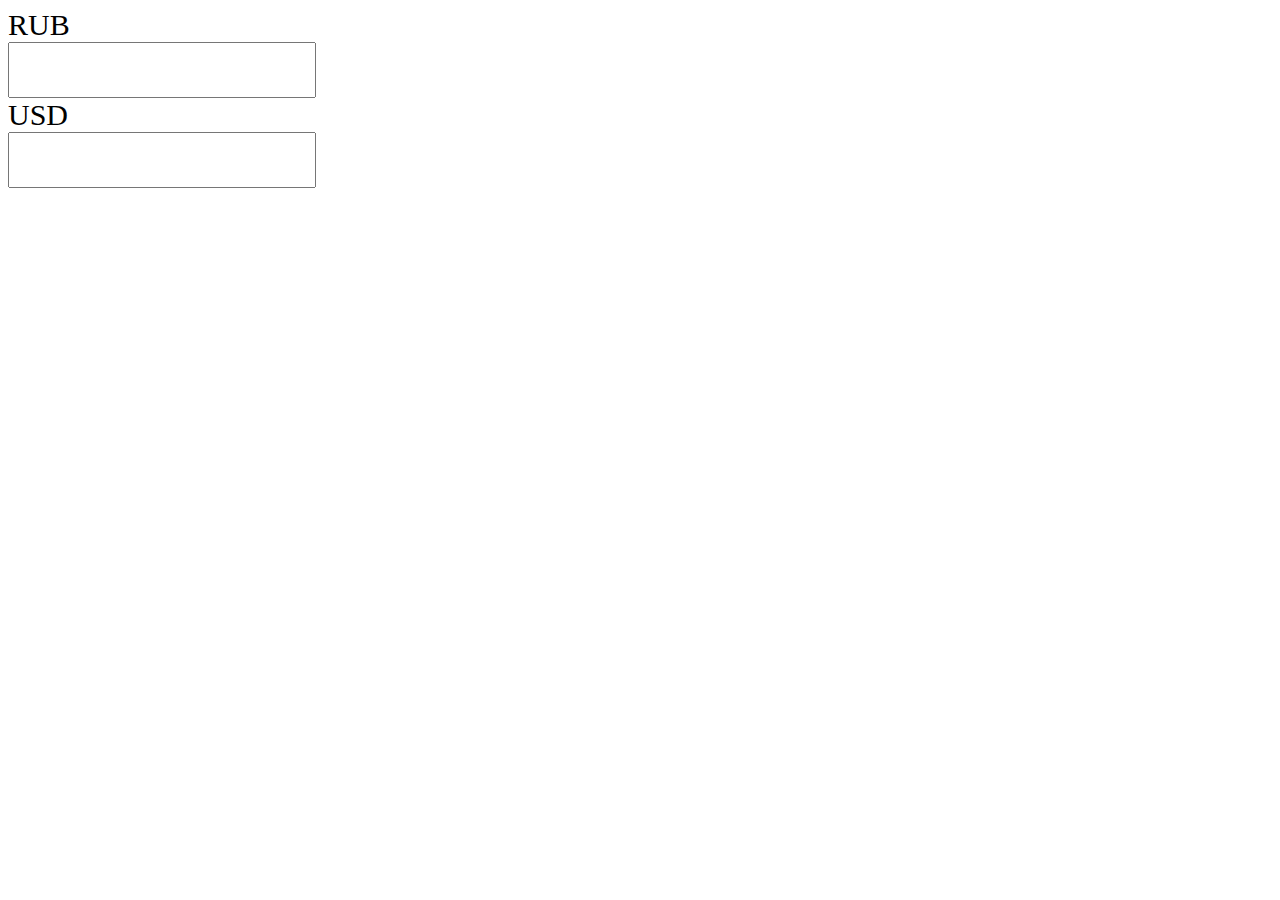
<file: calc/index.html>
<!DOCTYPE html>
<html lang="en">
<head>
    <meta charset="UTF-8">
    <meta name="viewport" content="width=device-width, initial-scale=1.0">
    <meta http-equiv="X-UA-Compatible" content="ie=edge">
    <title>Calc</title>
    <style>
        label {
            display: block;
            font-size: 30px;
        }
        input {
            width: 300px;
            height: 50px;
            font-size: 30px;
        }
    </style>
</head>
<body>
    <label for="rub">RUB</label>
    <input id="rub" type="text">
    <label for="usd">USD</label>
    <input id="usd" type="text">
    <script src="js/script.js"></script>
</body>
</html>
</file>
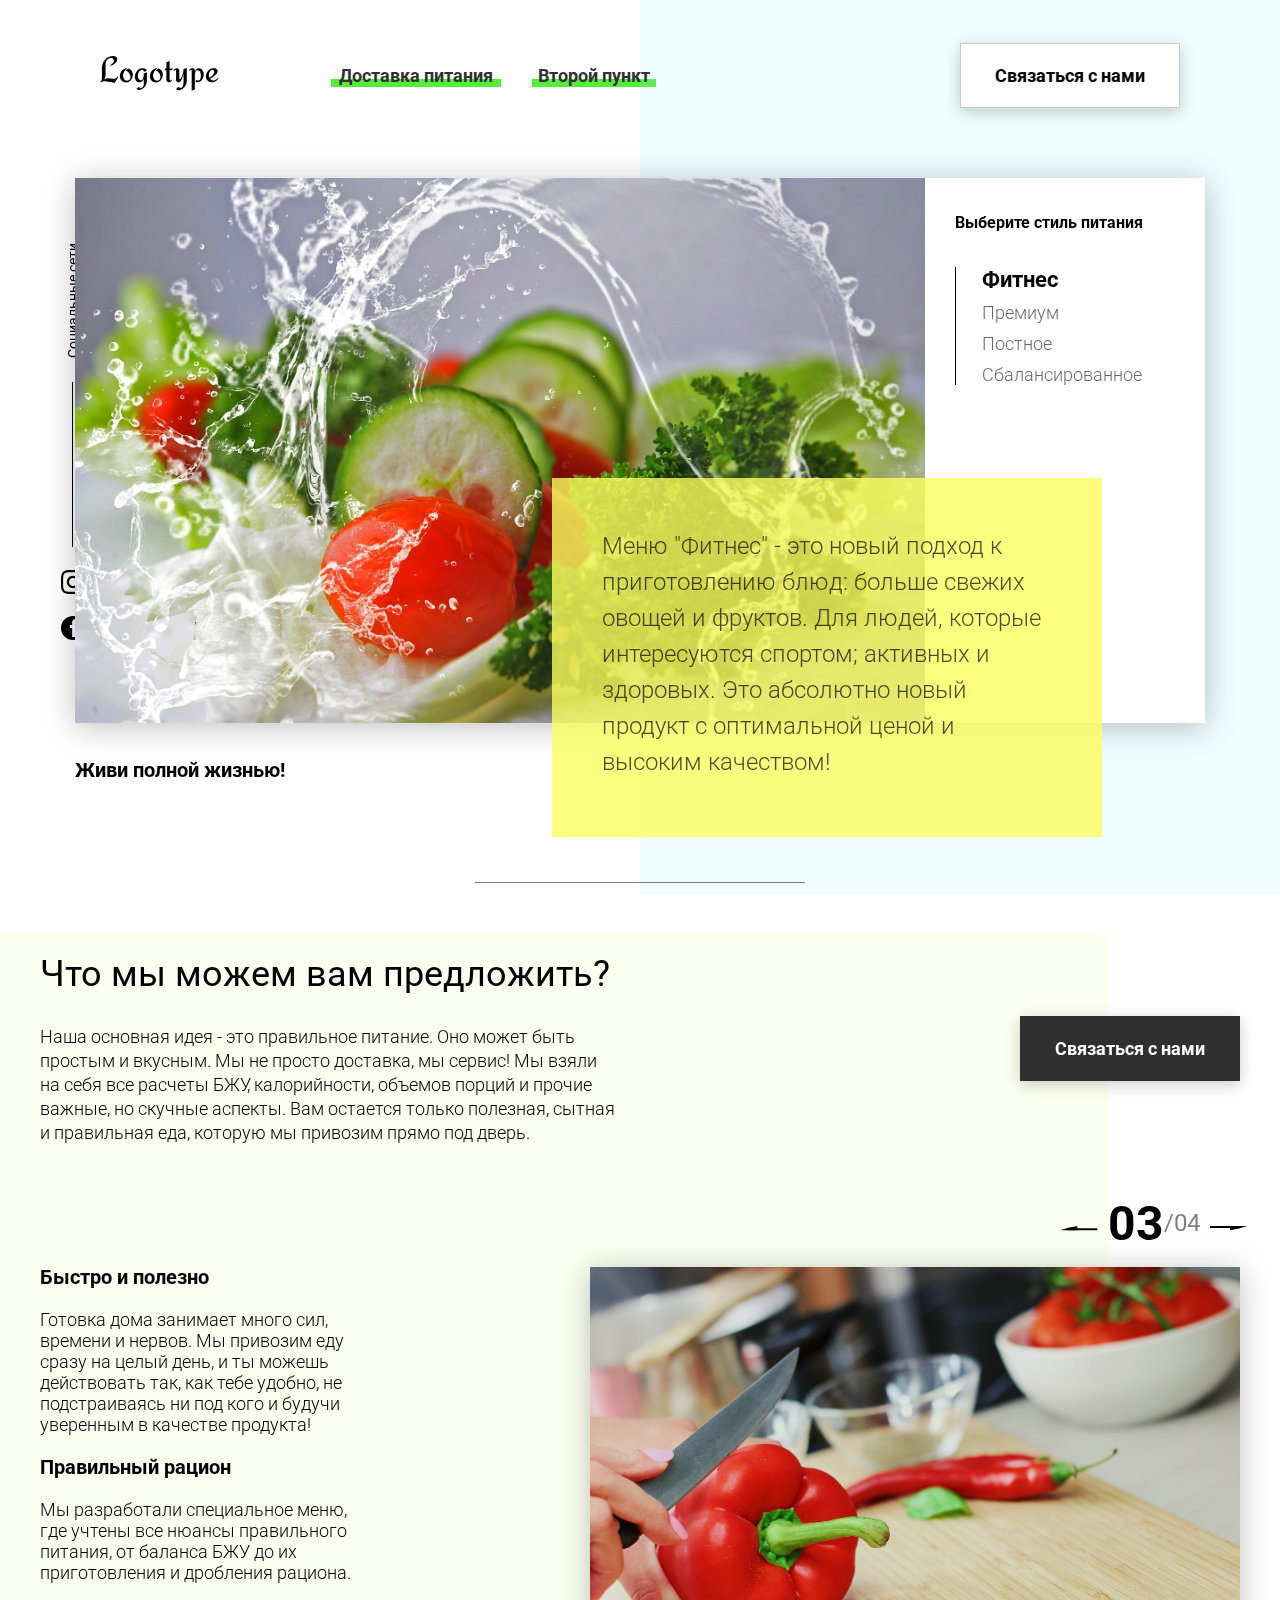
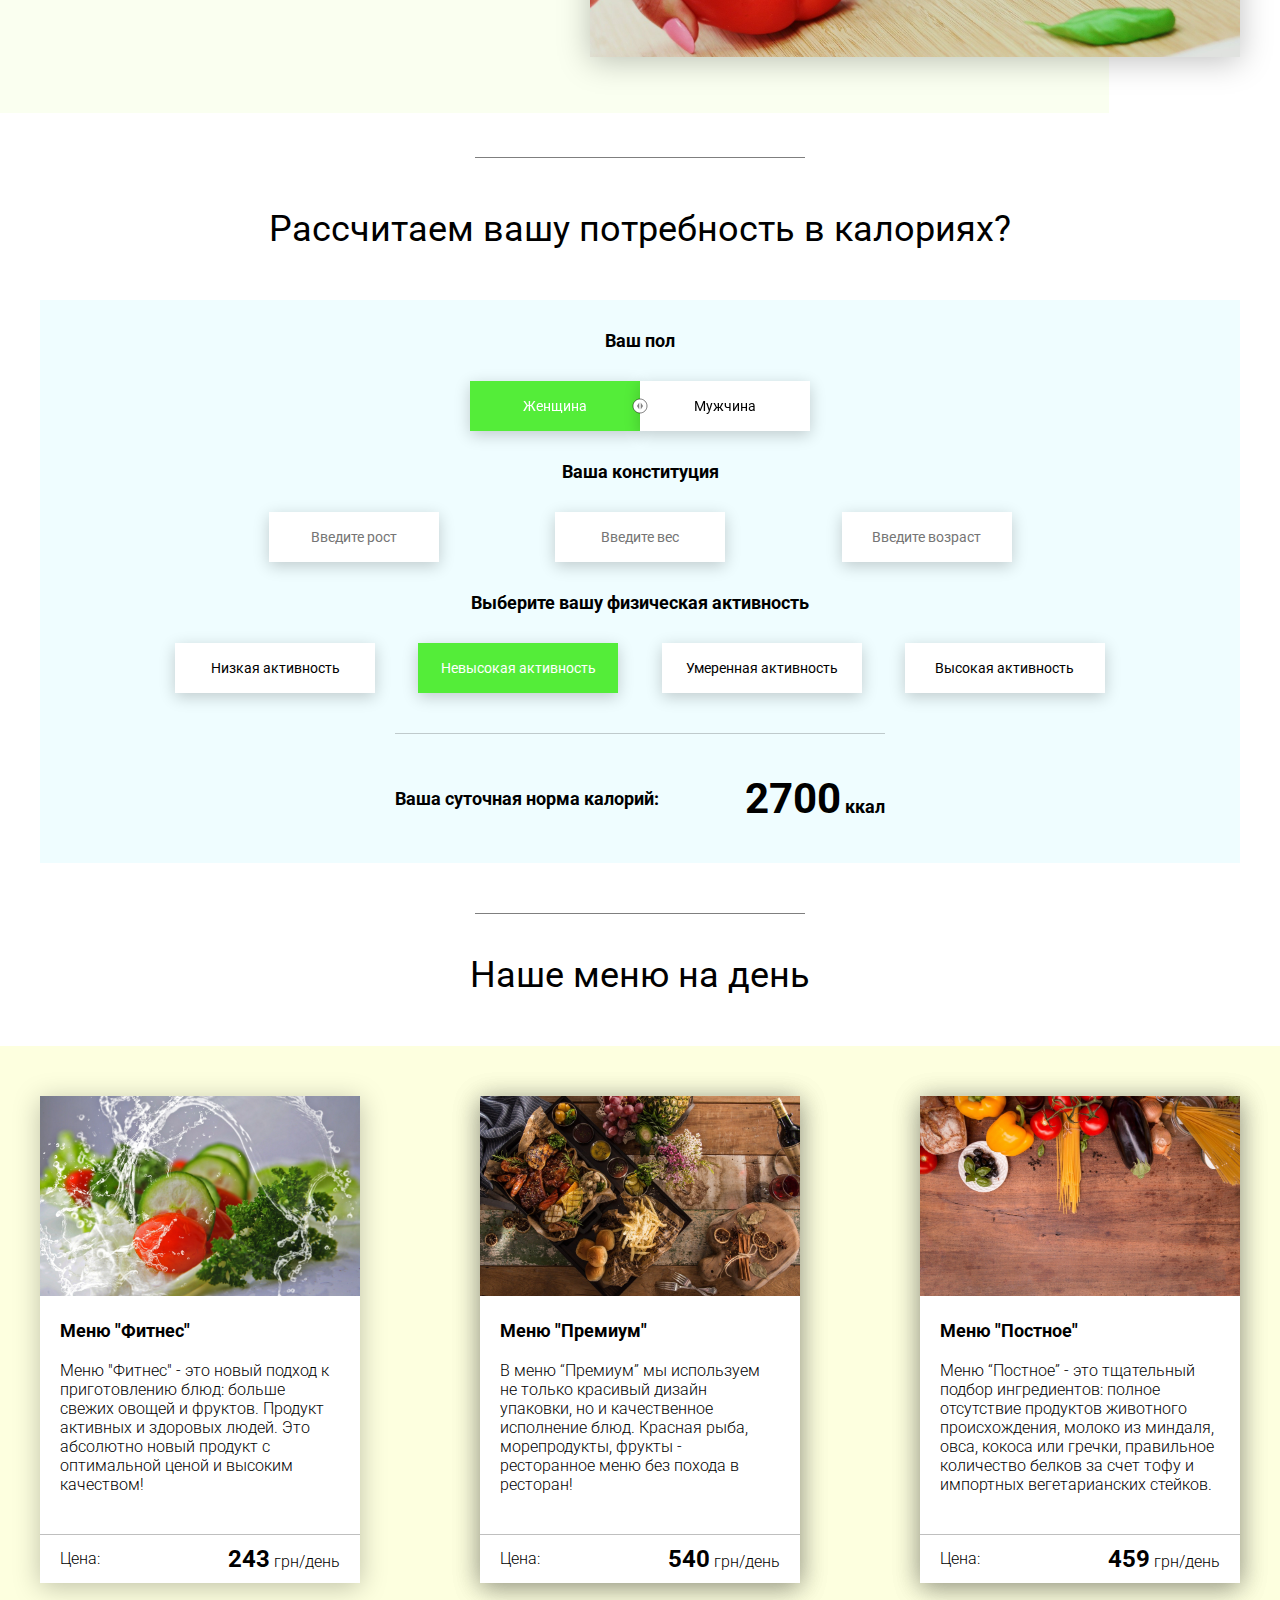
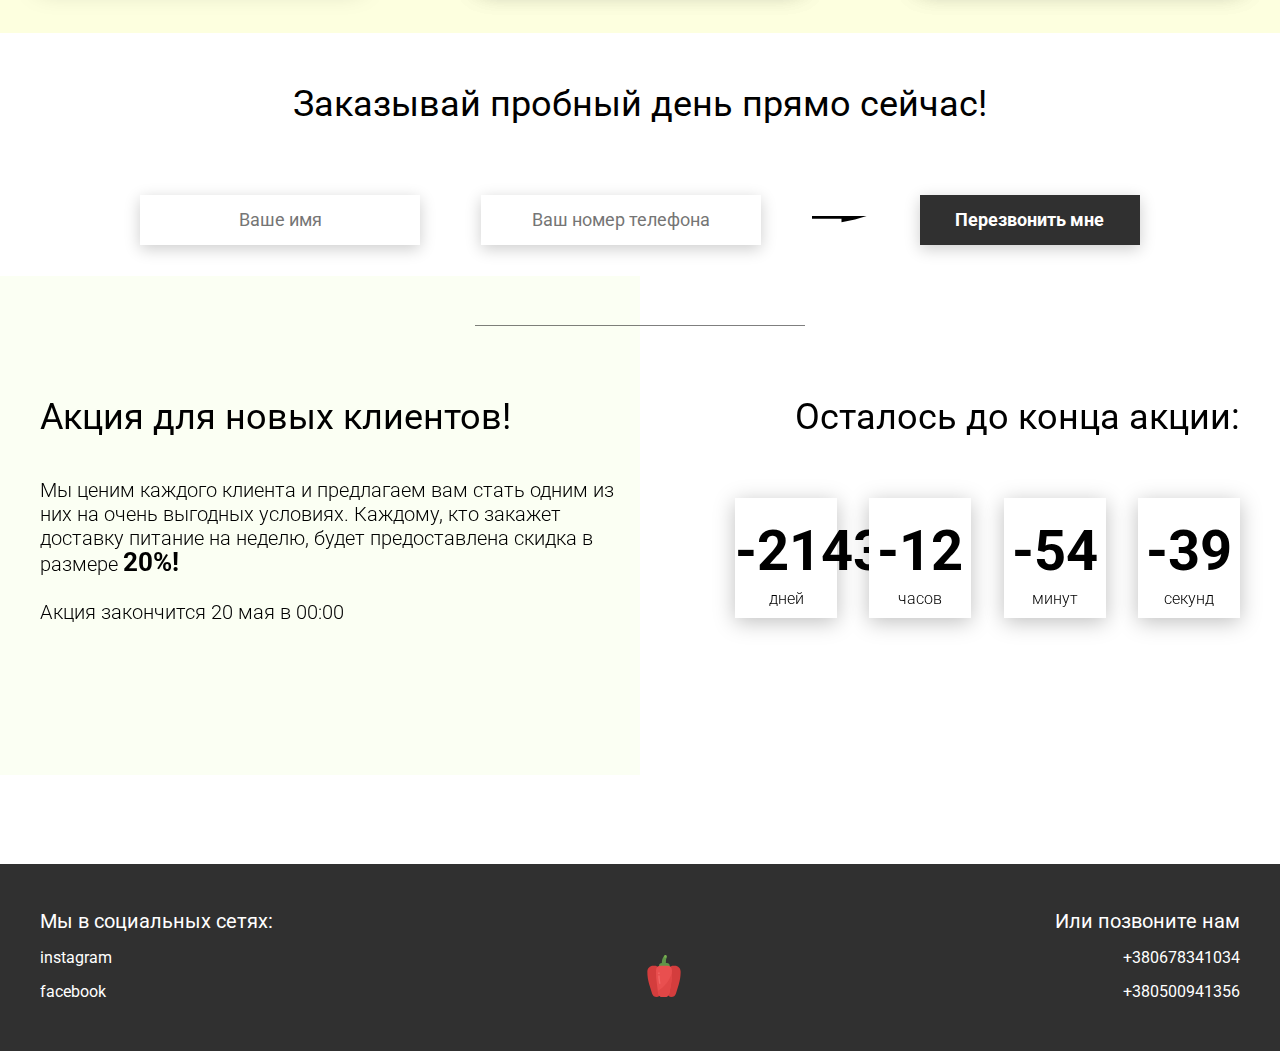
<file: Food/index.html>
<!DOCTYPE html>
<html lang="en">
<head>
    <meta charset="UTF-8">
    <meta name="viewport" content="width=device-width, initial-scale=1.0">
    <title>Food</title>
    <link rel="stylesheet" href="css/style.css">
</head>
<body>
    <header class="header">
        <div class="header__left-block">
            <div class="header__logo">
                <img src="icons/logo.svg" alt="Логотип">
            </div>
            <nav class="header__links">
                <a href="#" class="header__link">Доставка питания</a>
                <a href="#" class="header__link">Второй пункт</a>
            </nav>
        </div>
        <div class="header__right-block">
            <button data-modal class="btn btn_white">Связаться с нами</button>
        </div>
    </header>
    <div class="sidepanel">
        <div class="sidepanel__text"><span>Социальные сети</span></div>
        <div class="sidepanel__divider"></div>
        <a href="#" class="sidepanel__icon">
            <img src="icons/instagram.svg" alt="instagram">
        </a>
        <a href="#" class="sidepanel__icon">
            <img src="icons/facebook.svg" alt="facebook">
        </a>
    </div>

    <div class="preview">
        <div class="bgc_blue"></div>
        <div class="container">
            <div class="tabcontainer">
                <div class="tabcontent">
                    <img src="img/tabs/vegy.jpg" alt="vegy">
                    <div class="tabcontent__descr">
                        Меню "Фитнес" - это новый подход к приготовлению блюд: больше свежих овощей и фруктов. Для людей, которые интересуются спортом; активных и здоровых. Это абсолютно новый продукт с оптимальной ценой и высоким качеством!
                    </div>
                </div>
                 <div class="tabcontent">
                    <img src="img/tabs/elite.jpg" alt="elite">
                    <div class="tabcontent__descr">
                        Меню “Премиум” - мы используем не только красивый дизайн упаковки, но и качественное исполнение блюд. Красная рыба, морепродукты, фрукты - ресторанное меню без похода в ресторан!                                     
                    </div>
                </div> 
                <div class="tabcontent">
                    <img src="img/tabs/post.jpg" alt="post">
                    <div class="tabcontent__descr">
                        Наше специальное “Постное меню” - это тщательный подбор ингредиентов: полное отсутствие продуктов животного происхождения. Полная гармония с собой и природой в каждом элементе! Все будет Ом!                                     
                    </div>
                </div>
                <div class="tabcontent">
                    <img src="img/tabs/vegy.jpg" alt="vegy">
                    <div class="tabcontent__descr">
                        Меню "Сбалансированное" - это соответствие вашего рациона всем научным рекомендациям. Мы тщательно просчитываем вашу потребность в к/б/ж/у и создаем лучшие блюда для вас.
                    </div>
                </div> 
                <div class="tabheader">
                    <h3>Выберите стиль питания</h3>
                    <div class="tabheader__items">
                        <div class="tabheader__item tabheader__item_active">Фитнес</div>
                        <div class="tabheader__item">Премиум</div>
                        <div class="tabheader__item">Постное</div>
                        <div class="tabheader__item">Сбалансированное</div>
                    </div>
                </div>
            </div>
            <div class="preview__life">Живи полной жизнью!</div>
        </div>
    </div>

    <div class="divider"></div>

    <div class="offer">
        <div class="bgc_y"></div>
        <div class="container">
            <div class="offer__text">
                <h2 class="title">Что мы можем вам предложить?</h2>
                <div class="offer__descr">
                    Наша основная идея - это правильное питание. Оно может быть простым и вкусным. Мы не просто доставка, мы сервис! Мы взяли на себя все расчеты БЖУ, калорийности, объемов порций и прочие важные, но скучные аспекты. Вам остается только полезная, сытная и правильная еда, которую мы привозим прямо под дверь.
                </div>
            </div>
            <div class="offer__action">
                <button data-modal class="btn btn_dark">Связаться с нами</button>
            </div>
        </div>
        <div class="container">
            <div class="offer__advantages">
                <h2>Быстро и полезно</h2>
                <div class="offer__advantages-text">
                    Готовка дома занимает много сил, времени и нервов. Мы привозим еду сразу на целый день, и ты можешь действовать так, как тебе удобно, не подстраиваясь ни под кого и будучи уверенным в качестве продукта!
                </div>
                <h2>Правильный рацион</h2>
                <div class="offer__advantages-text">
                    Мы разработали специальное меню, где учтены все нюансы правильного питания, от баланса БЖУ до их приготовления и дробления рациона.
                </div>
            </div>
            <div class="offer__slider">
                <div class="offer__slider-counter">
                    <div class="offer__slider-prev">
                        <img src="icons/left.svg" alt="prev">
                    </div>
                    <span id="current">03</span>
                    /
                    <span id="total">04</span>
                    <div class="offer__slider-next">
                        <img src="icons/right.svg" alt="next">
                    </div>
                </div>
                <div class="offer__slider-wrapper">
                    <div class="offer__slide">
                        <img src="img/slider/pepper.jpg" alt="pepper">
                    </div>
                    <!-- <div class="offer__slide">
                        <img src="img/slider/food-12.jpg" alt="food">
                    </div>
                    <div class="offer__slide">
                        <img src="img/slider/olive-oil.jpg" alt="oil">
                    </div>
                    <div class="offer__slide">
                        <img src="img/slider/paprika.jpg" alt="paprika">
                    </div> -->
                </div>
            </div>
        </div>
    </div>

    <div class="divider"></div>

    <div class="calculating">
        <div class="container">
            <h2 class="title">Рассчитаем вашу потребность в калориях?
            </h2>
            <div class="calculating__field">
                <div class="calculating__subtitle">
                    Ваш пол
                </div>
                <div class="calculating__choose" id="gender">
                    <div class="calculating__choose-item calculating__choose-item_active">Женщина</div>
                    <div class="calculating__choose-item">Мужчина</div>
                </div>

                <div class="calculating__subtitle">
                    Ваша конституция
                </div>
                <div class="calculating__choose calculating__choose_medium">
                    <input type="text" id="height" placeholder="Введите рост" class="calculating__choose-item">
                    <input type="text" id="weight" placeholder="Введите вес"  class="calculating__choose-item">
                    <input type="text" id="age" placeholder="Введите возраст" class="calculating__choose-item">
                </div>

                <div class="calculating__subtitle">
                    Выберите вашу физическая активность
                </div>
                <div class="calculating__choose calculating__choose_big">
                    <div id="low" class="calculating__choose-item">Низкая активность </div>
                    <div id="small"  class="calculating__choose-item calculating__choose-item_active">Невысокая активность</div>
                    <div id="medium" class="calculating__choose-item">Умеренная активность</div>
                    <div id="high" class="calculating__choose-item">Высокая активность</div>
                </div>

                <div class="calculating__divider"></div>

                <div class="calculating__total">
                    <div class="calculating__subtitle">
                        Ваша суточная норма калорий:
                    </div>
                    <div class="calculating__result">
                        <span>2700</span> ккал
                    </div>
                </div>
            </div>
        </div>
    </div>

    <div class="divider"></div>

    <div class="menu">
        <h2 class="title">Наше меню на день</h2>

        <div class="menu__field">
            <div class="container">
               
            </div>
        </div>
    </div>

    <div class="order">
        <div class="container">
            <div class="title">Заказывай пробный день прямо сейчас!</div>
            <form action="#" class="order__form">
                <input required placeholder="Ваше имя" name="name" type="text" class="order__input">
                <input required placeholder="Ваш номер телефона" name="phone" type="phone" class="order__input">
                <img src="icons/right.svg" alt="right">
                <button class="btn btn_dark btn_min">Перезвонить мне</button>
            </form>
        </div>
    </div>

    <div class="divider"></div>

    <div class="promotion">
        <div class="bgc_y"></div>
        <div class="container">
            <div class="promotion__text">
                <div class="title">Акция для новых клиентов!</div>
                <div class="promotion__descr">
                    Мы ценим каждого клиента и предлагаем вам стать одним из них на очень выгодных условиях. 
                    Каждому, кто закажет доставку питание на неделю, будет предоставлена скидка в размере <span>20%!</span>
                    <br><br>
                    Акция закончится 20 мая в 00:00
                </div>
            </div>
            <div class="promotion__timer">
                <div class="title">Осталось до конца акции:</div>
                <div class="timer">
                    <div class="timer__block">
                        <span id="days">12</span>
                        дней
                    </div>
                    <div class="timer__block">
                        <span id="hours">20</span>
                        часов
                    </div>
                    <div class="timer__block">
                        <span id="minutes">56</span>
                        минут
                    </div>
                    <div class="timer__block">
                        <span id="seconds">20</span>
                        секунд
                    </div>
                </div>
            </div>
        </div>
    </div>

    <footer class="footer">
        <div class="container">
            <div class="social">
                <div class="subtitle">Мы в социальных сетях:</div>
                <a href="#" class="link">instagram</a>
                <a href="#" class="link">facebook</a>
            </div>
            <div class="pepper">
                <img src="icons/veg.svg" alt="pepper">
            </div>
            <div class="call">
                <div class="subtitle">Или позвоните нам</div>
                <a href="#" class="link">+380678341034</a>
                <a href="#" class="link">+380500941356</a>
            </div>
        </div>
    </footer>

    <div class="modal">
        <div class="modal__dialog">
            <div class="modal__content">
                <form action="#">
                    <div data-close class="modal__close">&times;</div>
                    <div class="modal__title">Мы свяжемся с вами как можно быстрее!</div>
                    <input required placeholder="Ваше имя" name="name" type="text" class="modal__input">
                    <input required placeholder="Ваш номер телефона" name="phone" type="phone" class="modal__input">
                    <button class="btn btn_dark btn_min">Перезвонить мне</button>
                </form>
            </div>
        </div>
    </div>
    <script src="js/script.js" ></script>
</body>
</html>
</file>
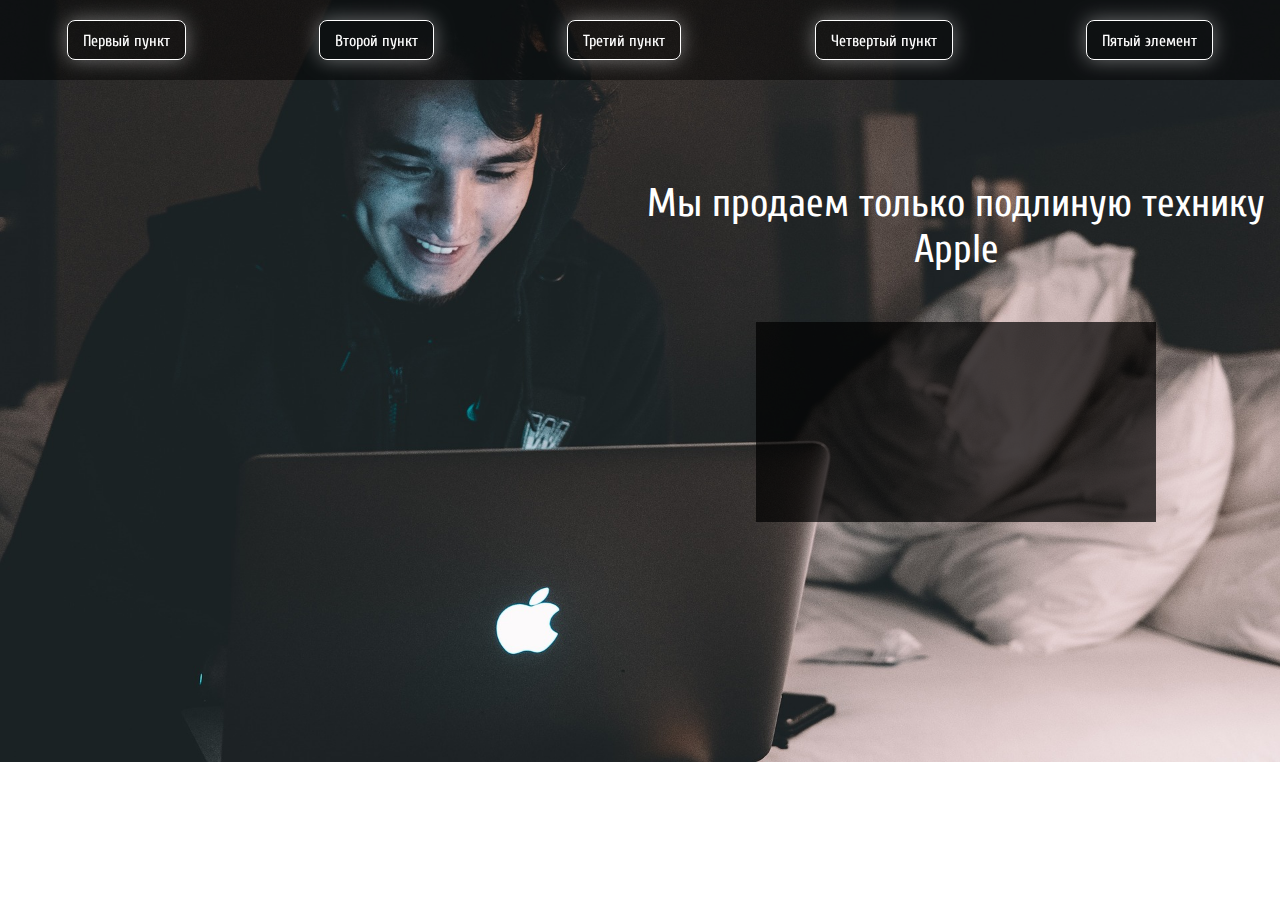
<file: Для ДЗ №5/index.html>
<!DOCTYPE html>
<html lang="ru">
  <head>
    <meta charset="utf-8">
    <meta http-equiv="X-UA-Compatible" content="IE=edge">
   	<title>Apple</title>
    <link href="https://fonts.googleapis.com/css?family=Cuprum:400,700&amp;subset=cyrillic" rel="stylesheet">
   	<link rel="stylesheet" href="css/style.css">
  </head>
  <body>
	 <header>
     <nav>
       <ul class="menu">
         <li class="menu-item">Первый пункт</li>
         <li class="menu-item">Третий пункт</li>
         <li class="menu-item">Второй пункт</li>
         <li class="menu-item">Четвертый пункт</li>
       </ul>
     </nav>
   </header>
    <div class="column"></div>
    <div class="column">
      <div class="title" id="title"> 
        Мы продаем только технику Apple
      </div>
      <div class="adv">
        Это назойливая реклама, которую нужно удалить
      </div>
      <div class="prompt" id="prompt">
      </div>
    </div>

	<script src="js/script.js"></script>

  </body>
</html>
</file>
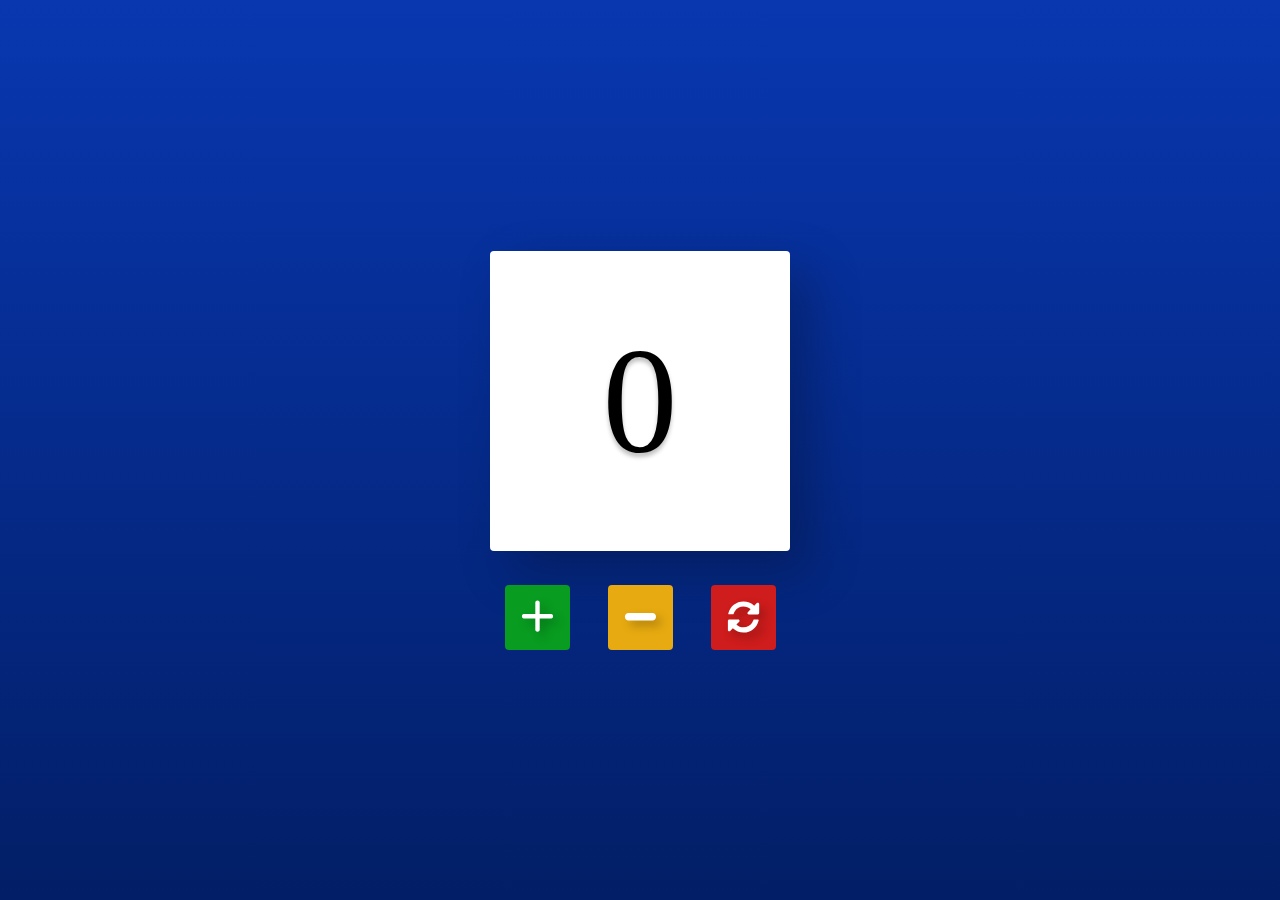
<file: answers/React_step_10/public/index.html>
<!DOCTYPE html>
<html lang="en">
  <head>
    <meta charset="utf-8" />
    <link rel="icon" href="%PUBLIC_URL%/favicon.ico" />
    <meta name="viewport" content="width=device-width, initial-scale=1" />
    <meta name="theme-color" content="#000000" />
    <meta
      name="description"
      content="Web site created using create-react-app"
    />
    <link rel="stylesheet" href="https://stackpath.bootstrapcdn.com/bootstrap/4.3.1/css/bootstrap.min.css">
    <link rel="stylesheet" href="style.css">
    <title>Redux App</title>
  </head>
  <body>
    <div id="root">
      <div class="content">
        <div class="counter-wrap">
            <h1 id = "counter">0</h1>
        </div>
        <div class="btn-block">
          <button id = "inc" class = "btn btn-inc">
            <svg version="1.1" xmlns="http://www.w3.org/2000/svg" xmlns:xlink="http://www.w3.org/1999/xlink" x="0px" y="0px" viewBox="0 0 50 50" style="enable-background:new 0 0 50 50;" xml:space="preserve"><style type="text/css">.st0{fill:#FFFFFF;}</style><g><path class="st0" d="M42.8,21.2h-15v-15C27.8,5.5,26.9,4,25,4c-1.9,0-2.8,1.5-2.8,2.2v15h-15C6.5,21.2,5,22.1,5,24c0,1.9,1.5,2.8,2.2,2.8h15v15c0,0.7,0.9,2.2,2.8,2.2s2.8-1.5,2.8-2.2v-15h15c0.7,0,2.2-0.9,2.2-2.8C45,22.1,43.5,21.2,42.8,21.2z"/></g></svg>
          </button>
          <button id = "dec" class = "btn btn-dec">
            <svg version="1.1" xmlns="http://www.w3.org/2000/svg" xmlns:xlink="http://www.w3.org/1999/xlink" x="0px" y="0px" viewBox="0 0 50 20" style="enable-background:new 0 0 50 20;" xml:space="preserve"><style type="text/css">.st0{fill:#FFFFFF;}</style><g><path class="st0" d="M40.3,5H29.8h-9.5H9.7C7.1,5,5,7.2,5,9.8c0,2.6,2.1,4.8,4.7,4.8h10.5h9.5h10.5c2.6,0,4.7-2.2,4.7-4.8C45,7.2,42.9,5,40.3,5z"/></g></svg>
          </button>
          <button id = "res" class = "btn btn-res">
            <svg version="1.1" xmlns="http://www.w3.org/2000/svg" xmlns:xlink="http://www.w3.org/1999/xlink" x="0px" y="0px" viewBox="0 0 50 50" style="enable-background:new 0 0 50 50;" xml:space="preserve"><style type="text/css">.st0{fill:#FFFFFF;}</style><g><path class="st0" d="M44.5,7.2c-0.3-0.3-0.7-0.5-1.2-0.5c-0.5,0-0.8,0.2-1.2,0.5l-3.4,3.4c-1.9-1.8-4-3.1-6.4-4.1C30,5.5,27.5,5,25,5c-4.8,0-8.9,1.4-12.5,4.3c-3.6,2.9-5.9,6.7-7,11.3v0.2c0,0.2,0.1,0.4,0.2,0.6c0.2,0.2,0.4,0.2,0.6,0.2h5.2c0.4,0,0.6-0.2,0.8-0.6c0.7-1.7,1.2-2.8,1.4-3c1.2-2,2.8-3.5,4.8-4.7c2-1.1,4.2-1.7,6.5-1.7c3.5,0,6.5,1.2,9.1,3.6l-3.6,3.6C30.2,19.2,30,19.5,30,20c0,0.5,0.2,0.8,0.5,1.2c0.3,0.3,0.7,0.5,1.2,0.5h11.7c0.5,0,0.8-0.2,1.2-0.5c0.3-0.3,0.5-0.7,0.5-1.2V8.3C45,7.9,44.8,7.5,44.5,7.2z"/><path class="st0" d="M43.5,28.3h-5c-0.4,0-0.6,0.2-0.8,0.6c-0.7,1.7-1.2,2.8-1.4,3c-1.2,2-2.8,3.5-4.8,4.7c-2,1.1-4.2,1.7-6.5,1.7c-1.7,0-3.3-0.3-4.9-0.9c-1.6-0.6-3-1.5-4.2-2.7l3.6-3.6c0.3-0.3,0.5-0.7,0.5-1.2c0-0.5-0.2-0.8-0.5-1.2c-0.3-0.3-0.7-0.5-1.2-0.5H6.7c-0.5,0-0.8,0.2-1.2,0.5C5.2,29.2,5,29.5,5,30v11.7c0,0.5,0.2,0.8,0.5,1.2c0.3,0.3,0.7,0.5,1.2,0.5c0.5,0,0.8-0.2,1.2-0.5l3.4-3.4c1.9,1.8,4,3.1,6.3,4.1c2.4,1,4.8,1.4,7.4,1.4c4.8,0,8.9-1.4,12.4-4.3c3.5-2.9,5.9-6.7,7-11.3c0,0,0-0.1,0-0.2c0-0.2-0.1-0.4-0.2-0.6C43.9,28.4,43.7,28.3,43.5,28.3z"/></g></svg>
          </button>
        </div>
      </div>
    </div>
  </body>
</html>
</file>
<file: Food/css/style.css>
@import url(https://fonts.googleapis.com/css?family=Roboto:300,400,700&display=swap&subset=cyrillic-ext);*{box-sizing:border-box;margin:0;padding:0;font-family:Roboto,sans-serif}a{text-decoration:none}.btn{width:220px;height:65px;display:flex;justify-content:center;align-items:center;background-color:#fff;font-size:18px;font-weight:700;border:1px solid rgba(0,0,0,.2);box-shadow:0 4px 15px rgba(0,0,0,.2);cursor:pointer;transition:.3s all;outline:0}.btn_white{background-color:#fff}.btn_dark{background-color:#303030;color:#fff;border:none}.btn_min{height:50px}.btn:hover{box-shadow:0 4px 30px rgba(0,0,0,.3)}.container{max-width:1200px;margin:0 auto}.divider{width:330px;height:1px;margin:0 auto;background-color:rgba(0,0,0,.5)}.title{font-size:36px;font-weight:400}.header{display:flex;justify-content:space-between;align-items:center;height:150px;padding:0 100px}.header__left-block{display:flex;justify-content:space-between;min-width:550px}.header__logo{max-width:170px}.header__logo img{width:100%}.header__links{display:flex;align-items:center}.header__link{position:relative;margin-right:45px;font-weight:700;font-size:18px;color:#303030}.header__link:after{content:'';position:absolute;display:block;width:110%;left:-5%;bottom:-1px;z-index:-1;height:8px;background:#54ed39}.header__link:last-child{margin-right:0}.sidepanel{position:fixed;left:60px;top:240px;height:400px;width:25px;display:flex;flex-direction:column;justify-content:space-between;align-items:center}.sidepanel__text{width:120px;height:120px;font-size:14px}.sidepanel__text span{display:flex;transform:rotate(-90deg) translateX(-50px)}.sidepanel__divider{width:1px;height:165px;background-color:#000}.sidepanel__icon{width:24px;height:24px}.sidepanel__icon img{width:100%}.preview{padding:28px 0 100px 0;position:relative}.preview__life{font-weight:700;font-size:20px;margin-left:35px;margin-top:35px}.bgc_blue{position:absolute;right:0;top:-155px;width:50vw;height:900px;background:rgba(146,242,255,.15);z-index:-1}.tabcontainer{display:flex;width:1130px;margin:0 auto;box-shadow:0 4px 30px rgba(0,0,0,.25)}.tabcontent{width:850px;position:relative}.tabcontent img{width:100%;height:100%;object-fit:cover}.tabcontent__descr{position:absolute;top:300px;right:-177px;width:550px;height:359px;background:rgba(251,254,93,.8);padding:50px;font-size:24px;font-weight:300;line-height:36px;color:rgba(0,0,0,.7)}.tabheader{width:280px;padding:35px 30px;background-color:#fff}.tabheader h3{font-weight:700;font-size:16px}.tabheader__items{margin-top:35px;padding-left:26px;border-left:1px solid #000}.tabheader__item{font-weight:700;font-size:18px;font-weight:300;margin-top:10px;color:rgba(0,0,0,.6);cursor:pointer;transition:.3s all}.tabheader__item_active{color:#000;font-size:22px;font-weight:700}.offer{padding:70px 0 100px 0;position:relative}.offer .container{display:flex;justify-content:space-between}.offer .bgc_y{position:absolute;width:1109px;height:780px;background:rgba(243,255,222,.45);z-index:-1;top:50px}.offer__text{width:580px}.offer__descr{font-size:18px;margin-top:30px;font-weight:300;line-height:24px}.offer__action{display:flex;align-items:center;justify-content:flex-end}.offer__advantages{width:330px;margin-top:50px}.offer__advantages h2{font-weight:700;font-size:20px;margin-top:20px}.offer__advantages h2:first-child{margin-top:70px}.offer__advantages-text{margin-top:20px;font-size:18px;font-weight:300;line-height:21px}.offer__slider{width:650px;margin-top:50px;display:flex;flex-direction:column;align-items:flex-end}.offer__slider-counter{display:flex;width:180px;align-items:center;font-size:24px;color:rgba(0,0,0,.5)}.offer__slider-wrapper{width:100%;margin-top:15px;box-shadow:0 4px 30px rgba(0,0,0,.25)}.offer__slider-prev{margin-right:10px;cursor:pointer}.offer__slider-next{margin-left:10px;cursor:pointer}.offer__slider #current{font-size:48px;font-weight:700;color:#000}.offer__slide{width:100%;height:390px}.offer__slide img{width:100%;height:100%;object-fit:cover}.calculating{padding:50px 0}.calculating .title{text-align:center}.calculating__field{width:100%;margin-top:50px;background:rgba(146,242,255,.15);padding:30px 0 40px 0}.calculating__subtitle{text-align:center;font-size:18px;font-weight:700;margin-top:30px}.calculating__subtitle:first-child{margin-top:0}.calculating #gender:after{content:'';position:absolute;top:50%;transform:translateY(-50%);display:block;width:16px;height:16px;background:url(../icons/switch.svg) center center/cover no-repeat}.calculating__choose{position:relative;display:flex;margin-top:30px;justify-content:center}.calculating__choose-item{display:flex;align-items:center;justify-content:center;width:170px;height:50px;padding:0 10px;background:#fff;box-shadow:0 4px 15px rgba(0,0,0,.2);border:none;text-align:center;font-size:14px;cursor:pointer;outline:0;transition:.3s all}.calculating__choose-item_active{color:#fff;background-color:#54ed39}.calculating__choose_medium{width:743px;justify-content:space-between;margin:30px auto 0 auto}.calculating__choose_big{width:930px;justify-content:space-between;margin:30px auto 0 auto}.calculating__choose_big .calculating__choose-item{width:200px}.calculating__divider{width:490px;height:1px;margin:40px auto;background-color:rgba(0,0,0,.2)}.calculating__total{width:490px;margin:0 auto;display:flex;justify-content:space-between;align-items:center}.calculating__result{font-size:18px;font-weight:700}.calculating__result span{font-size:42px}.menu{padding:40px 0 50px 0}.menu .container{display:flex;justify-content:space-between;align-items:flex-start}.menu .title{text-align:center}.menu__field{margin-top:50px;padding:50px 0;width:100%;background:rgba(249,254,126,.25)}.menu__item{width:320px;min-height:450px;background:#fff;box-shadow:0 4px 25px rgba(0,0,0,.25);font-size:16px;font-weight:300}.menu__item img{width:100%;height:200px;object-fit:cover}.menu__item-subtitle{font-weight:700;font-size:18px;padding:0 20px;margin-top:20px}.menu__item-descr{margin-top:20px;padding:0 20px}.menu__item-divider{width:100%;height:1px;background-color:rgba(0,0,0,.25);margin-top:40px}.menu__item-price{display:flex;justify-content:space-between;align-items:center;padding:10px 20px}.menu__item-price span{font-size:24px;font-weight:700}.order{padding-bottom:80px}.order .title{text-align:center}.order__form{margin-top:70px;padding:0 100px;display:flex;justify-content:space-between;align-items:center}.order__form img{transform:scale(1.5)}.order__input{width:280px;height:50px;background:#fff;box-shadow:0 4px 15px rgba(0,0,0,.2);border:none;font-size:18px;text-align:center;padding:0 20px;outline:0}.promotion{padding:70px 0 240px 0;position:relative}.promotion .container{display:flex}.promotion .bgc_y{position:absolute;width:50%;height:499px;background:rgba(243,255,222,.35);z-index:-1;top:-50px;left:0}.promotion__text{width:50%}.promotion__descr{margin-top:40px;font-size:20px;line-height:24px;font-weight:300}.promotion__descr span{font-weight:700;font-size:26px}.promotion__timer{width:50%}.promotion__timer .title{text-align:right}.promotion__timer .timer{margin-top:60px;padding-left:95px;display:flex;justify-content:space-between;align-items:center}.promotion__timer .timer__block{width:102px;height:120px;background:#fff;box-shadow:0 4px 20px rgba(0,0,0,.25);font-size:16px;font-weight:300;text-align:center}.promotion__timer .timer__block span{display:block;margin-top:20px;margin-bottom:5px;font-size:56px;font-weight:700}.footer{min-height:180px;background-color:#303030;padding:45px 0 50px 0;color:#fff}.footer .container{height:100%;display:flex;justify-content:space-between;align-items:flex-end}.footer .subtitle{font-size:20px}.footer .link{display:block;margin-top:15px;font-size:16px;color:#fff}.footer .call{text-align:right}.modal{position:fixed;top:0;left:0;z-index:1050;display:none;width:100%;height:100%;overflow:hidden;background-color:rgba(0,0,0,.5)}.modal__dialog{max-width:500px;margin:40px auto}.modal__content{position:relative;width:100%;padding:40px;background-color:#fff;border:1px solid rgba(0,0,0,.2);border-radius:4px;max-height:80vh;overflow-y:auto}.modal__close{position:absolute;top:8px;right:14px;font-size:30px;color:#000;opacity:.5;font-weight:700;border:none;background-color:transparent;cursor:pointer}.modal__title{text-align:center;font-size:22px;text-transform:uppercase}.modal__input{display:block;margin:20px auto 20px auto;width:280px;height:50px;background:#fff;box-shadow:0 4px 15px rgba(0,0,0,.2);border:none;font-size:18px;text-align:center;padding:0 20px;outline:0}.modal .btn{display:block;width:280px;margin:0 auto} .show {display: block} .hide{ display: none;} .fade{animation-name: fade; animation-duration:1.5s; } @keyframes fade{from{opacity: 0.1;}to{opacity: 1;}}
</file>
<file: Для ДЗ №5/css/style.css>
* {
    margin: 0;
    padding: 0;
    box-sizing: border-box;
}
body {
    height: 670px;
    background: url(../img/apple.jpg) center no-repeat;
    -webkit-background-size: cover;
    background-size: cover;
    padding-top: 180px;
    font-family: "Cuprum"
}
header {
    position: fixed;
    top:0;
    width: 100%;
    height: 80px;
    background-color: rgba(0,0,0, .5);
    padding-top: 20px;
}
.menu {
    list-style-type: none;
    display: flex;
    justify-content: space-around;
    align-items: flex-end;
}
.menu-item {
    color: #fff;
    height: 40px;
    line-height: 40px;
    padding-right: 15px;
    padding-left: 15px;
    border: 1px solid #fff;
    border-radius: 8px;
    cursor: pointer;
    box-shadow: 0px 0px 20px  rgba(256,256,256,.4);
}
.column {
    display: inline-block;
    vertical-align: top;
    width: 50%;
    margin-left: -4px;
    min-height: 500px; 
}
.title {
    margin: 0 auto;
    text-align: center;
    font-size: 40px;
    color: #fff;
}
.adv {
    margin: 0 auto;
    height: 100px;
    margin-top: 50px;
    padding-top: 30px;
    width: 300px;
    background-color: #fff;
    text-align: center;
    border: 1px solid black;
}
.prompt {
    margin: 0 auto;
    height: 200px;
    margin-top: 50px;
    padding: 20px;
    width: 400px;
    background-color: rgba(0,0,0, .7);
    text-align: center;
    color: #fff;
}
</file>
<file: answers/React_step_10/public/style.css>
/* В реальных приложениях его (#root) стилизовать не нужно, тут для примера */
#root{
    width: 100%;
    height: 100vh;
    background: linear-gradient(180deg, #0837B0 0%, #021E66 100%);
    box-shadow: 0px 4px 4px rgba(0, 0, 0, 0.25);
    display: flex;
}
.content{
    margin: auto
}
.counter-wrap{
    width: 300px;
    height: 300px;
    background: #FFFFFF;
    box-shadow: 20px 20px 50px rgba(0, 0, 0, 0.25);
    border-radius: 4px;
    display: flex;
    margin-bottom: 34px;
}
#counter{
    font-family: Roboto;
    font-style: normal;
    font-weight: normal;
    font-size: 150px;
    line-height: 176px;
    color: #000000;
    text-shadow: 0px 4px 4px rgba(0, 0, 0, 0.25);
    margin: auto;
}
.btn-block{
    display: flex;
    justify-content: center;
    
}
.btn-block:not(:last-of-type){
    margin-bottom: 34px;
}
.btn{
    width: 65px;
    height: 65px;
    border-radius: 4px;
    display: flex;
}
.btn:not(:last-of-type){
    margin-right: 38px;
}
.btn svg{
    margin: auto;
    width: 50px;
    height: 50px;
    filter: drop-shadow(5px 5px 5px rgba(0,0,0,0.25))
}
.btn-inc{
    background: #089C20;
}
.btn-dec{
    background: #E7AA10;
}
.btn-res{
    background: #CF1C1C;
}
.btn-upl{
    background: #9B0F9E;
}
.btn-dnl{
    background: #30D9CF;
}
</file>
